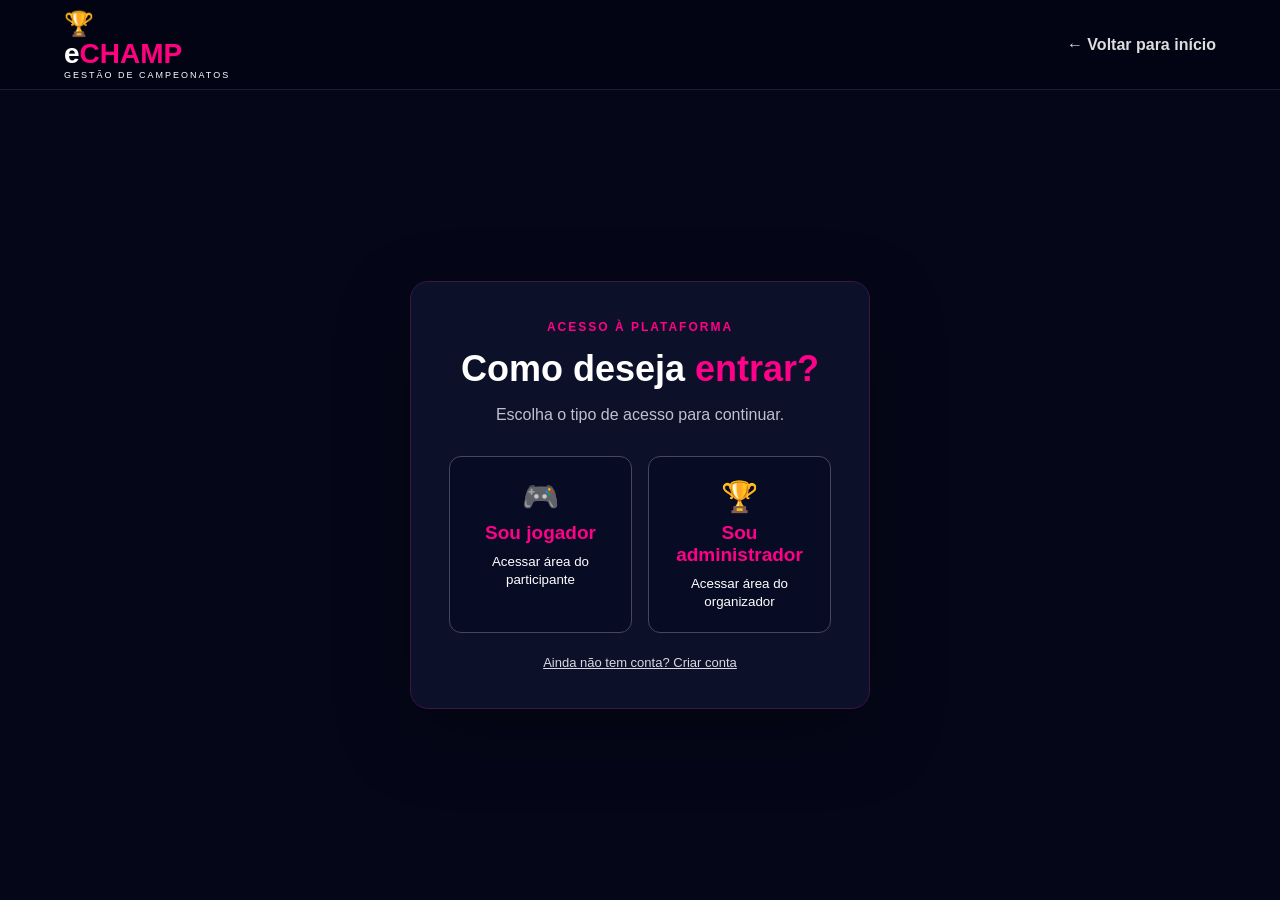
<file: area-restrita.html>
<!DOCTYPE html>
<html lang="pt-BR">
<head>
    <meta charset="UTF-8">
    <meta name="viewport" content="width=device-width, initial-scale=1.0">
    <title>Área Restrita | eChamp</title>
    <link rel="stylesheet" href="area-restrita.css">
</head>
<body>
    <header class="header-restrita">
        <a href="index.html" class="logo">🏆 <strong>e<span>CHAMP</span></strong><small>GESTÃO DE CAMPEONATOS</small></a>
        <button id="logout">Sair</button>
    </header>

    <main class="restrita-container">
        <section class="welcome">
            <span class="eyebrow">ÁREA RESTRITA</span>
            <h1>Bem-vindo, <span id="nomeUsuario">usuário</span>!</h1>
            <p>Esta área representa o espaço disponível para usuários autenticados.</p>
        </section>

        <section class="perfil-card">
            <div>
                <span class="label">Perfil de demonstração</span>
                <h2>Administrador</h2>
            </div>
            <span class="status">Acesso autorizado</span>
        </section>

        <section class="acessos">
            <article><strong>👥 Times e jogadores</strong><p>Gerenciar participantes cadastrados.</p></article>
            <article><strong>🏆 Campeonatos</strong><p>Criar e acompanhar competições.</p></article>
            <article><strong>⚡ Confrontos</strong><p>Organizar partidas e confrontos.</p></article>
            <article><strong>📊 Resultados</strong><p>Registrar e consultar resultados.</p></article>
        </section>

        <p class="aviso">Demonstração acadêmica: o controle de acesso é feito somente no front-end e não substitui uma autenticação real com backend.</p>
    </main>

    <script>
        const usuario = sessionStorage.getItem("echampUsuario");
        if (!usuario) {
            window.location.href = "login.html";
        } else {
            document.getElementById("nomeUsuario").textContent = usuario;
        }

        document.getElementById("logout").addEventListener("click", () => {
            sessionStorage.removeItem("echampUsuario");
            window.location.href = "login.html";
        });
    </script>
</body>
</html>
</file>
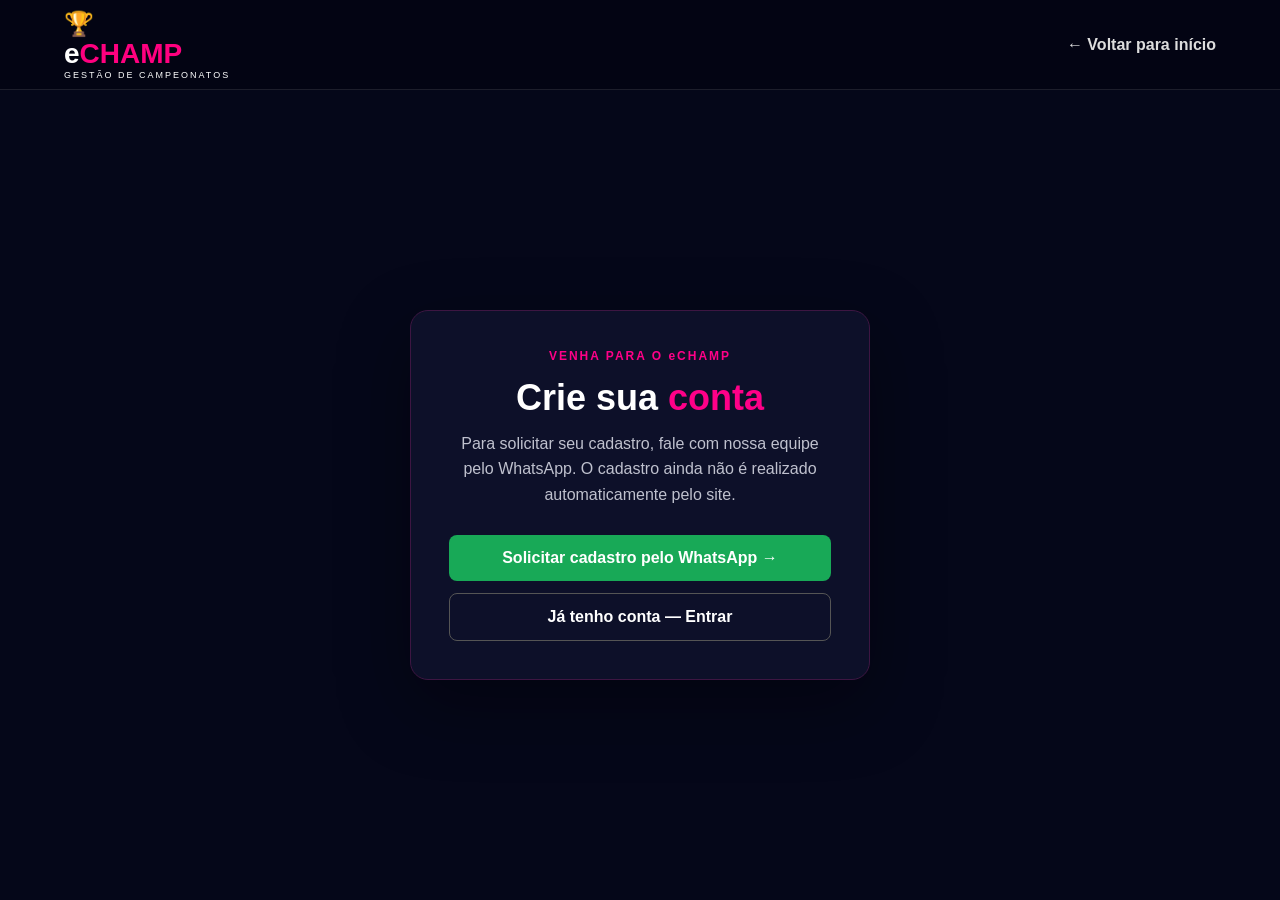
<file: cadastro.html>
<!DOCTYPE html>
<html lang="pt-BR"><head><meta charset="UTF-8"><meta name="viewport" content="width=device-width, initial-scale=1.0"><title>Criar conta | eChamp</title><link rel="stylesheet" href="login.css"><style>.cadastro-acoes{display:grid;gap:12px;margin-top:24px}.cadastro-acoes a{display:block;text-align:center;text-decoration:none;padding:14px;border-radius:8px;font-weight:bold;color:white;background:#18a957}.cadastro-acoes a.secundario{background:transparent;border:1px solid #555}</style></head>
<body><header class="header-login"><a href="index.html" class="logo">🏆 <strong>e<span>CHAMP</span></strong><small>GESTÃO DE CAMPEONATOS</small></a><a href="index.html" class="voltar">← Voltar para início</a></header>
<main class="login-container"><section class="login-card"><div class="login-heading"><span class="eyebrow">VENHA PARA O eCHAMP</span><h1>Crie sua <span>conta</span></h1><p>Para solicitar seu cadastro, fale com nossa equipe pelo WhatsApp. O cadastro ainda não é realizado automaticamente pelo site.</p></div><div class="cadastro-acoes"><a href="https://wa.me/5512996879640?text=Ol%C3%A1%2C%20eChamp!%20Quero%20criar%20uma%20conta%20na%20plataforma." target="_blank" rel="noopener">Solicitar cadastro pelo WhatsApp →</a><a class="secundario" href="login.html">Já tenho conta — Entrar</a></div></section></main></body></html>
</file>
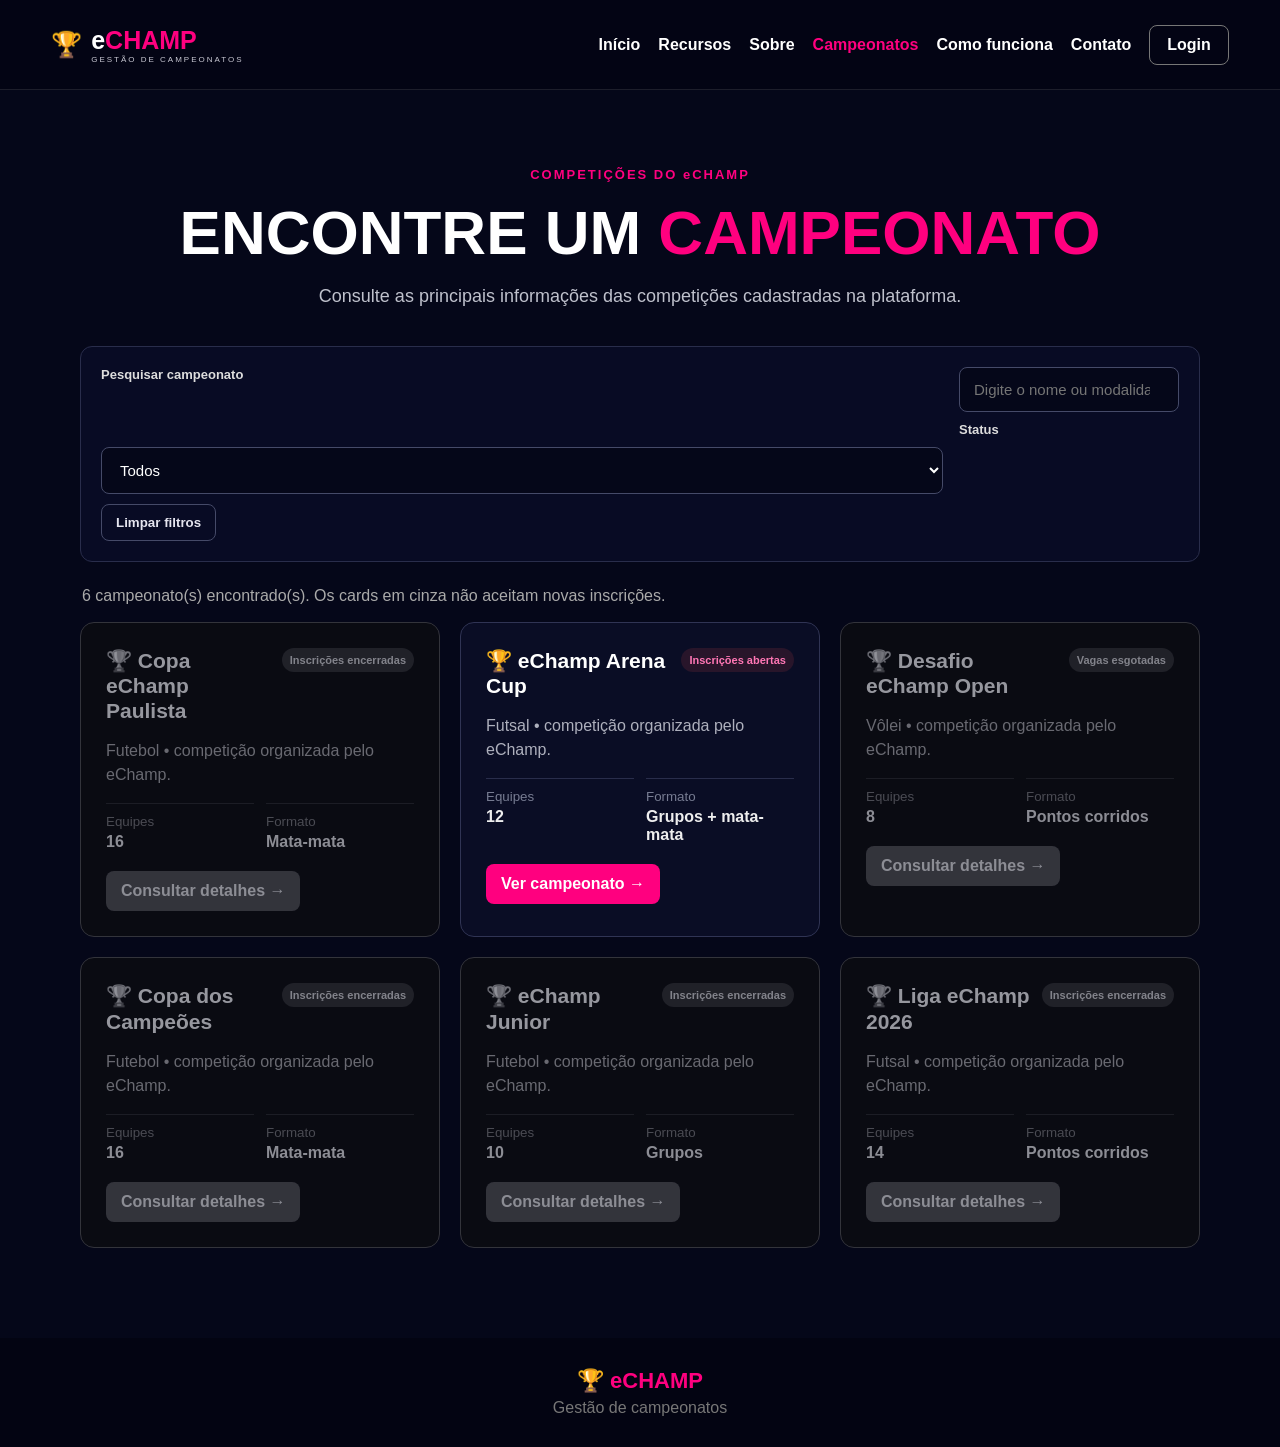
<file: campeonatos.html>
<!DOCTYPE html>
<html lang="pt-BR">
<head>
  <meta charset="UTF-8">
  <meta name="viewport" content="width=device-width, initial-scale=1.0">
  <title>Campeonatos | eChamp</title>
  <link rel="stylesheet" href="campeonatos.css">
</head>
<body>
  <header class="navbar">
    <a href="index.html" class="logo" aria-label="eChamp - início">
      <span class="trofeu">🏆</span>
      <span><strong>e<span>CHAMP</span></strong><small>GESTÃO DE CAMPEONATOS</small></span>
    </a>

    <nav>
      <a href="index.html">Início</a>
      <a href="index.html#recursos">Recursos</a>
      <a href="sobre.html">Sobre</a>
      <a href="campeonatos.html" class="ativo">Campeonatos</a>
      <a href="index.html#como-funciona">Como funciona</a>
      <a href="contato.html">Contato</a>
      <a href="login.html" class="btn-entrar">Login</a>
    </nav>
  </header>

  <main class="container">
    <section class="intro">
      <span class="eyebrow">COMPETIÇÕES DO eCHAMP</span>
      <h1>Encontre um <span>campeonato</span></h1>
      <p>Consulte as principais informações das competições cadastradas na plataforma.</p>
    </section>

    <section class="filtros" aria-label="Filtros de campeonatos">
      <label for="busca">Pesquisar campeonato</label>
      <input id="busca" type="search" placeholder="Digite o nome ou modalidade...">
      <label for="status">Status</label>
      <select id="status" aria-label="Filtrar campeonatos por status">
        <option value="todos">Todos</option>
        <option value="andamento">Em andamento</option>
        <option value="inscricoes">Inscrições abertas</option>
        <option value="encerrado">Encerrado</option>
        <option value="esgotado">Vagas esgotadas</option>
      </select>
      <button id="limparFiltros" class="limpar-filtros" type="button">Limpar filtros</button>
    </section>

    <p id="resultadoBusca" class="resultado" aria-live="polite"></p>

    <section id="listaCampeonatos" class="grid" aria-label="Lista de campeonatos"></section>

    <section id="vazio" class="vazio" hidden>
      <h2>Nenhum campeonato encontrado</h2>
      <p>Tente outro nome, modalidade ou status.</p>
    </section>
  </main>

  <footer>
    <strong>🏆 eCHAMP</strong>
    <span>Gestão de campeonatos</span>
  </footer>

  <script src="campeonatos.js"></script>
</body>
</html>
</file>
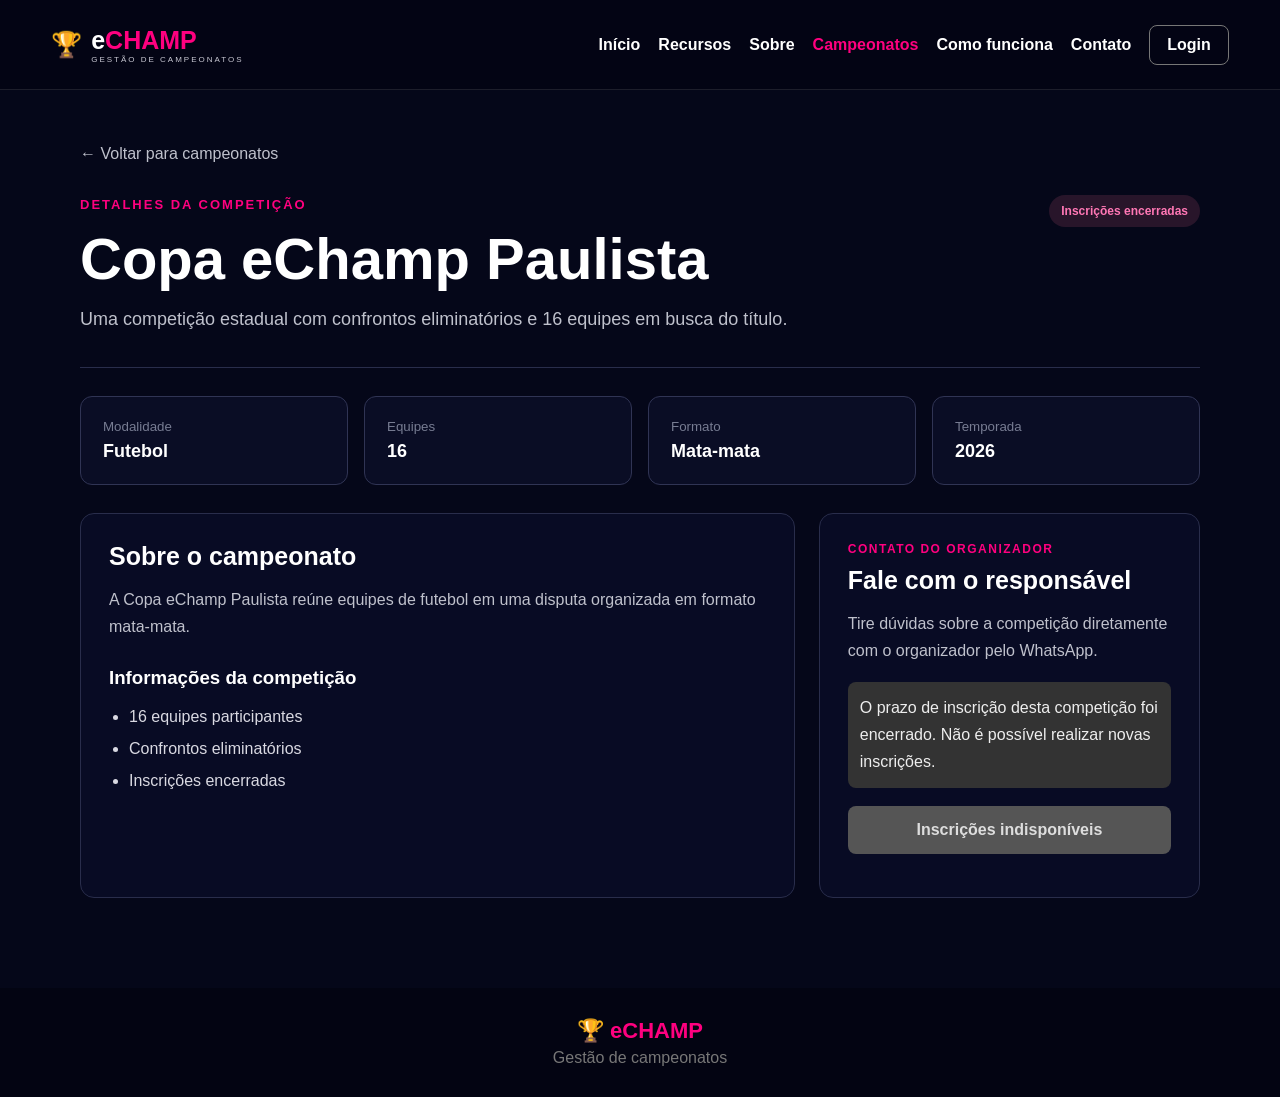
<file: detalhe-campeonato.html>
<!DOCTYPE html>
<html lang="pt-BR">
<head>
  <meta charset="UTF-8">
  <meta name="viewport" content="width=device-width, initial-scale=1.0">
  <title>Detalhes do Campeonato | eChamp</title>
  <link rel="stylesheet" href="detalhe-campeonato.css">
</head>
<body>
  <header class="navbar">
    <a href="index.html" class="logo"><span class="trofeu">🏆</span><span><strong>e<span>CHAMP</span></strong><small>GESTÃO DE CAMPEONATOS</small></span></a>
    <nav>
      <a href="index.html">Início</a><a href="index.html#recursos">Recursos</a><a href="sobre.html">Sobre</a>
      <a href="campeonatos.html" class="ativo">Campeonatos</a><a href="index.html#como-funciona">Como funciona</a>
      <a href="contato.html">Contato</a><a href="login.html" class="btn-entrar">Login</a>
    </nav>
  </header>

  <main class="container">
    <a class="voltar" href="campeonatos.html">← Voltar para campeonatos</a>
    <section class="hero-detalhe">
      <div>
        <span class="eyebrow">DETALHES DA COMPETIÇÃO</span>
        <h1 id="nome">Campeonato</h1>
        <p id="descricao" class="descricao"></p>
      </div>
      <span id="status" class="status"></span>
    </section>

    <section class="painel">
      <div class="info"><small>Modalidade</small><strong id="modalidade"></strong></div>
      <div class="info"><small>Equipes</small><strong id="equipes"></strong></div>
      <div class="info"><small>Formato</small><strong id="formato"></strong></div>
      <div class="info"><small>Temporada</small><strong id="temporada"></strong></div>
    </section>

    <section class="conteudo">
      <article class="bloco">
        <h2>Sobre o campeonato</h2>
        <p id="sobre"></p>
        <h3>Informações da competição</h3>
        <ul id="informacoes"></ul>
      </article>
      <aside class="cta-box">
        <span>CONTATO DO ORGANIZADOR</span>
        <h2>Fale com o responsável</h2>
        <p>Tire dúvidas sobre a competição diretamente com o organizador pelo WhatsApp.</p>
        <p id="avisoInscricao" class="aviso-inscricao" aria-live="polite"></p>
        <a id="acompanhar" class="botao-whatsapp" target="_blank" rel="noopener">Falar com o organizador no WhatsApp</a>
        <p id="mensagem" class="mensagem" aria-live="polite"></p>
      </aside>
    </section>
  </main>

  <footer><strong>🏆 eCHAMP</strong><span>Gestão de campeonatos</span></footer>
  <script src="detalhe-campeonato.js"></script>
</body>
</html>
</file>
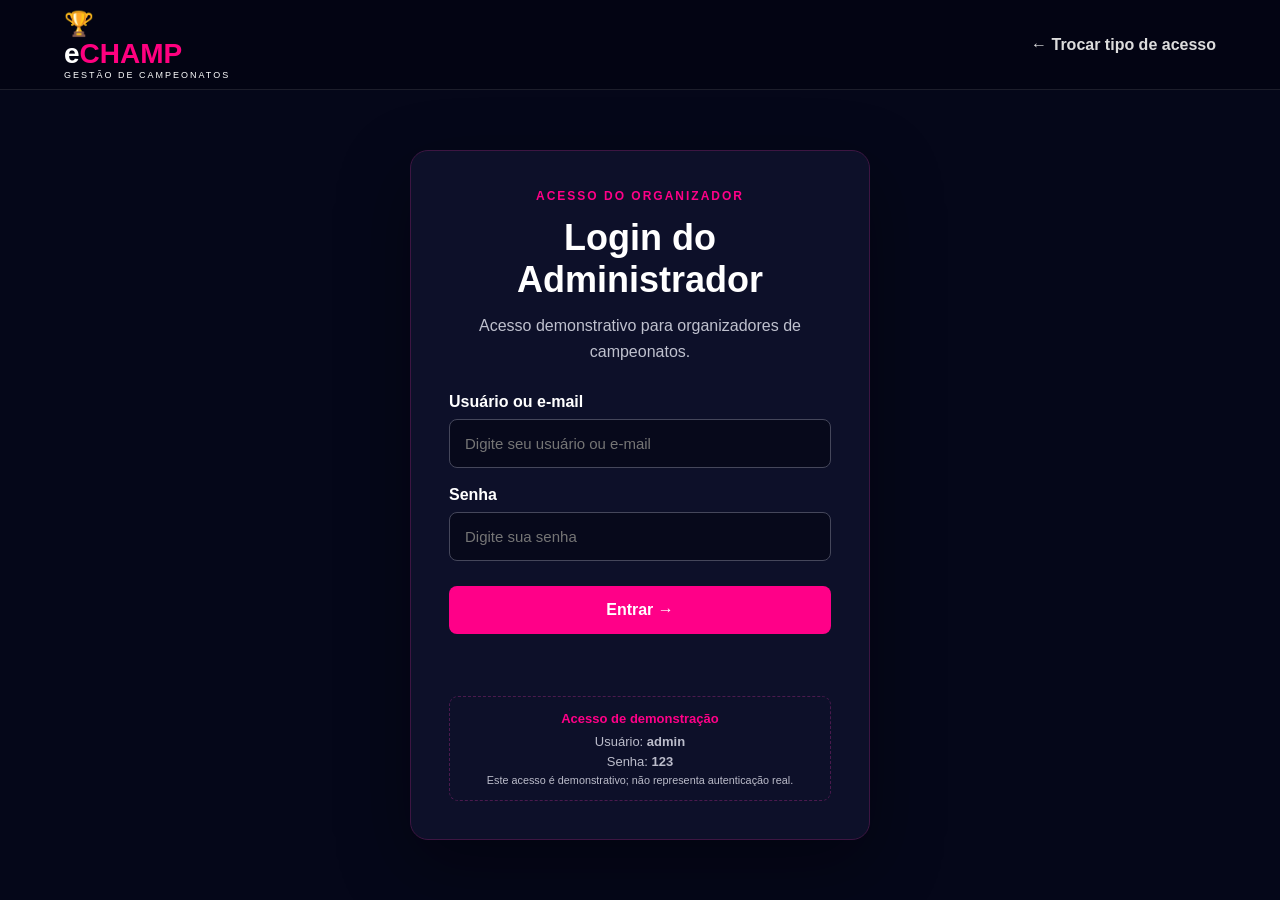
<file: login-admin.html>
<!DOCTYPE html>
<html lang="pt-BR"><head><meta charset="UTF-8"><meta name="viewport" content="width=device-width, initial-scale=1.0"><title>Login do Administrador | eChamp</title><link rel="stylesheet" href="login.css"></head>
<body><header class="header-login"><a href="index.html" class="logo">🏆 <strong>e<span>CHAMP</span></strong><small>GESTÃO DE CAMPEONATOS</small></a><a href="login.html" class="voltar">← Trocar tipo de acesso</a></header>
<main class="login-container"><section class="login-card"><div class="login-heading"><span class="eyebrow">ACESSO DO ORGANIZADOR</span><h1>Login do Administrador</h1><p>Acesso demonstrativo para organizadores de campeonatos.</p></div>
<form id="formLogin" data-role="admin" novalidate><label for="usuario">Usuário ou e-mail</label><input type="text" id="usuario" name="usuario" placeholder="Digite seu usuário ou e-mail" autocomplete="username" required><label for="senha">Senha</label><input type="password" id="senha" name="senha" placeholder="Digite sua senha" autocomplete="current-password" required><button type="submit">Entrar →</button><p id="mensagemLogin" class="mensagem" role="alert"></p></form>
<div class="demo-box"><strong>Acesso de demonstração</strong><span>Usuário: <b>admin</b></span><span>Senha: <b>123</b></span><small>Este acesso é demonstrativo; não representa autenticação real.</small></div></section></main><script src="login.js"></script></body></html>
</file>
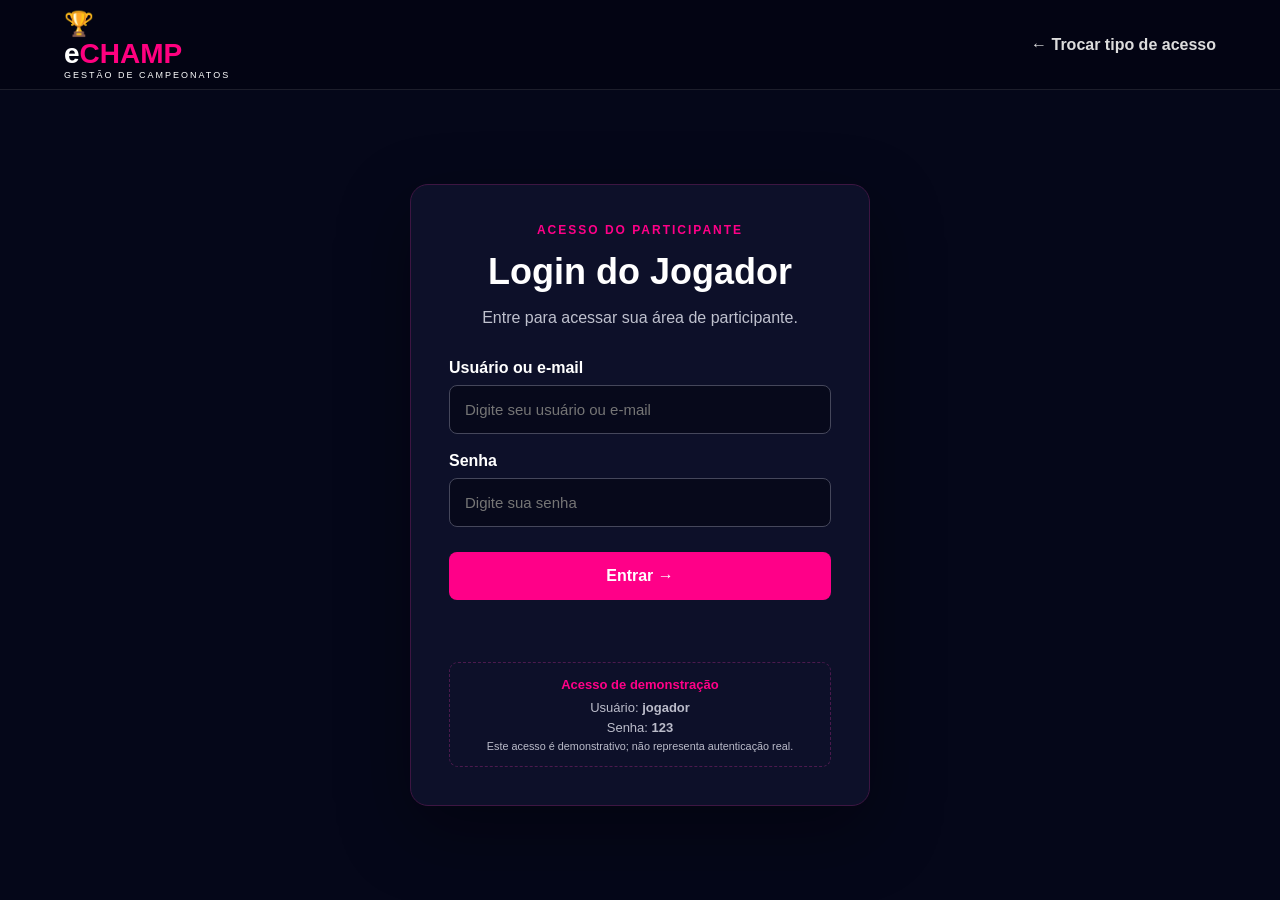
<file: login-jogador.html>
<!DOCTYPE html>
<html lang="pt-BR"><head><meta charset="UTF-8"><meta name="viewport" content="width=device-width, initial-scale=1.0"><title>Login do Jogador | eChamp</title><link rel="stylesheet" href="login.css"></head>
<body><header class="header-login"><a href="index.html" class="logo">🏆 <strong>e<span>CHAMP</span></strong><small>GESTÃO DE CAMPEONATOS</small></a><a href="login.html" class="voltar">← Trocar tipo de acesso</a></header>
<main class="login-container"><section class="login-card"><div class="login-heading"><span class="eyebrow">ACESSO DO PARTICIPANTE</span><h1>Login do Jogador</h1><p>Entre para acessar sua área de participante.</p></div>
<form id="formLogin" data-role="jogador" novalidate><label for="usuario">Usuário ou e-mail</label><input type="text" id="usuario" name="usuario" placeholder="Digite seu usuário ou e-mail" autocomplete="username" required><label for="senha">Senha</label><input type="password" id="senha" name="senha" placeholder="Digite sua senha" autocomplete="current-password" required><button type="submit">Entrar →</button><p id="mensagemLogin" class="mensagem" role="alert"></p></form>
<div class="demo-box"><strong>Acesso de demonstração</strong><span>Usuário: <b>jogador</b></span><span>Senha: <b>123</b></span><small>Este acesso é demonstrativo; não representa autenticação real.</small></div></section></main><script src="login.js"></script></body></html>
</file>
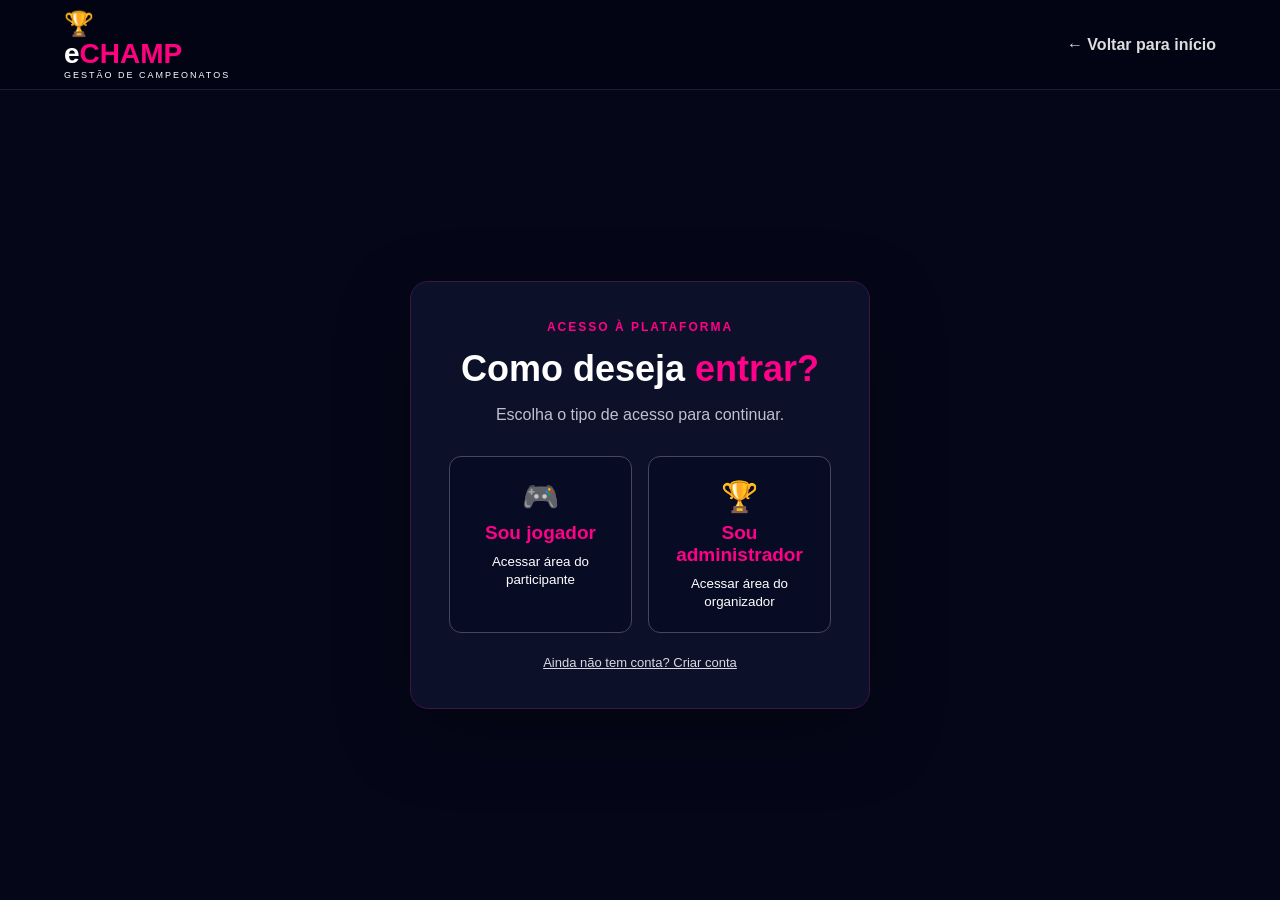
<file: login.html>
<!DOCTYPE html>
<html lang="pt-BR">
<head>
<meta charset="UTF-8"><meta name="viewport" content="width=device-width, initial-scale=1.0">
<title>Escolha seu acesso | eChamp</title><link rel="stylesheet" href="login.css">
<style>.opcoes-acesso{display:grid;grid-template-columns:1fr 1fr;gap:16px;margin-top:26px}.opcao-acesso{display:block;padding:22px 16px;border:1px solid #45475b;border-radius:12px;text-decoration:none;color:#fff;text-align:center;background:#080b24}.opcao-acesso:hover{border-color:#ff0088;transform:translateY(-2px)}.opcao-acesso strong{display:block;color:#ff0088;font-size:19px;margin:8px 0}.opcao-acesso span{font-size:30px}@media(max-width:520px){.opcoes-acesso{grid-template-columns:1fr}}</style>
</head><body>
<header class="header-login"><a href="index.html" class="logo">🏆 <strong>e<span>CHAMP</span></strong><small>GESTÃO DE CAMPEONATOS</small></a><a href="index.html" class="voltar">← Voltar para início</a></header>
<main class="login-container"><section class="login-card"><div class="login-heading"><span class="eyebrow">ACESSO À PLATAFORMA</span><h1>Como deseja <span>entrar?</span></h1><p>Escolha o tipo de acesso para continuar.</p></div>
<div class="opcoes-acesso"><a class="opcao-acesso" href="login-jogador.html"><span>🎮</span><strong>Sou jogador</strong><small>Acessar área do participante</small></a><a class="opcao-acesso" href="login-admin.html"><span>🏆</span><strong>Sou administrador</strong><small>Acessar área do organizador</small></a></div>
<div class="login-help"><a href="cadastro.html">Ainda não tem conta? Criar conta</a></div></section></main></body></html>
</file>
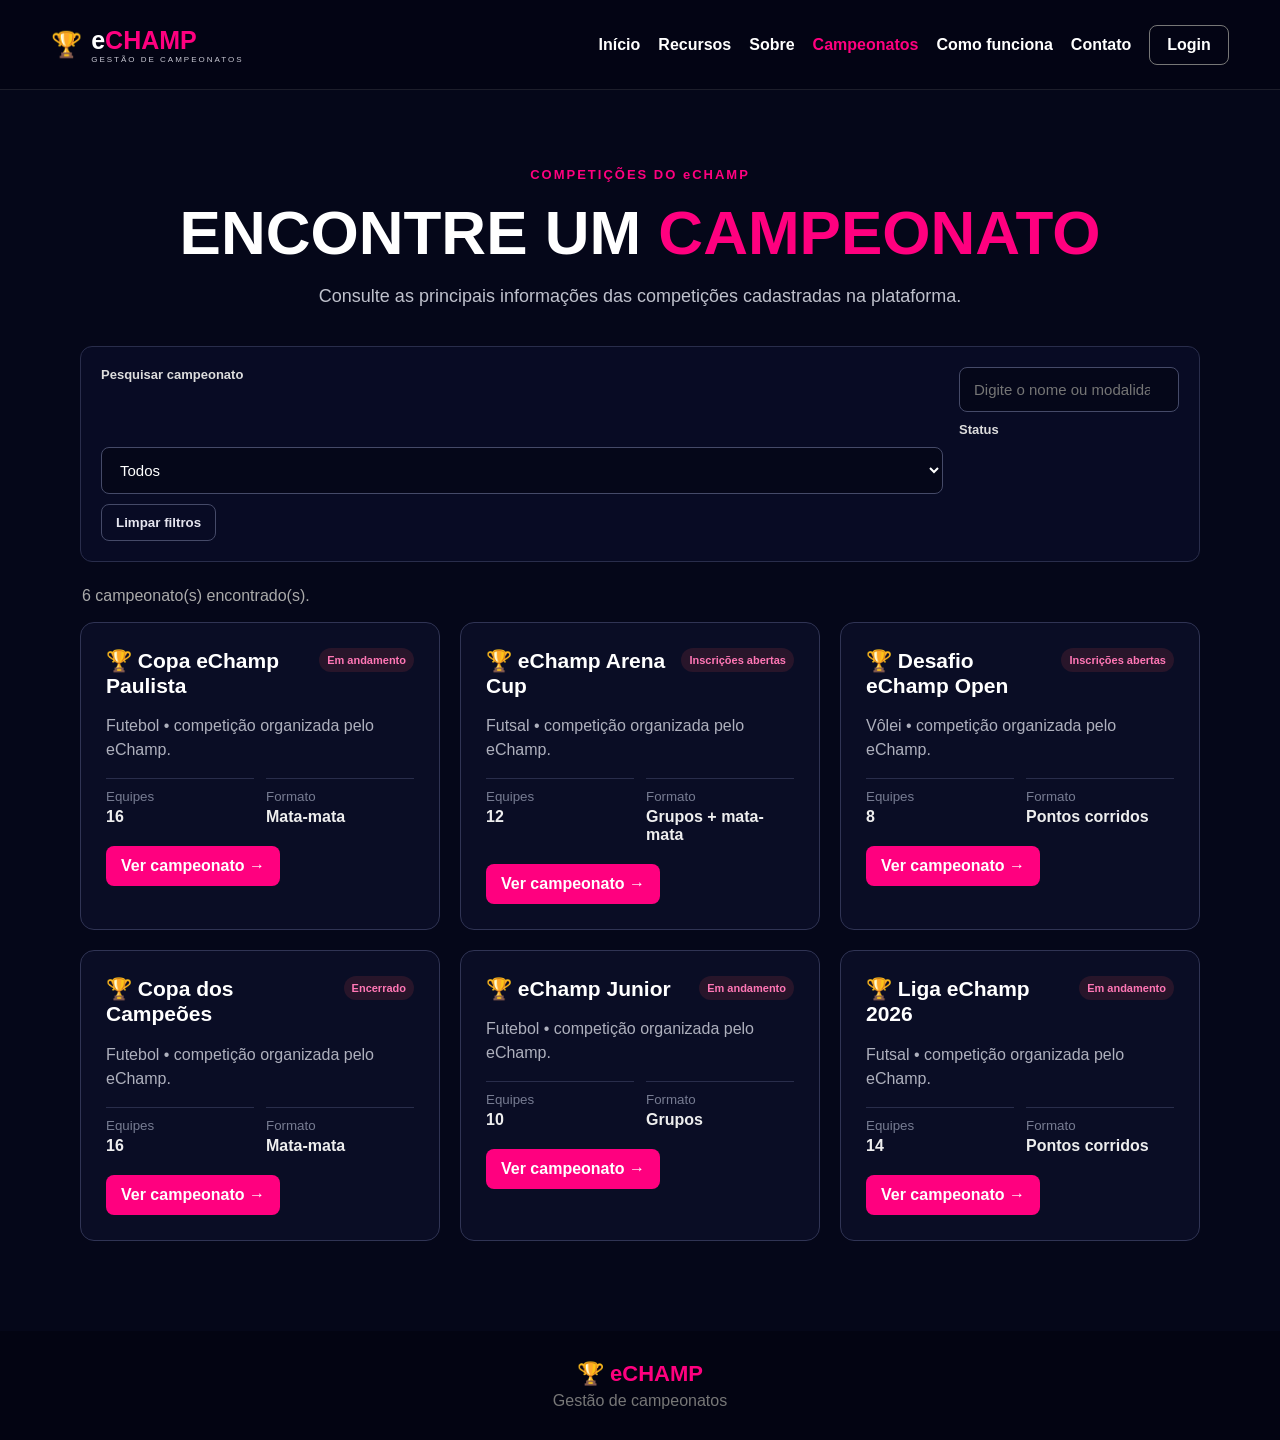
<file: s13_work/campeonatos.html>
<!DOCTYPE html>
<html lang="pt-BR">
<head>
  <meta charset="UTF-8">
  <meta name="viewport" content="width=device-width, initial-scale=1.0">
  <title>Campeonatos | eChamp</title>
  <link rel="stylesheet" href="campeonatos.css">
</head>
<body>
  <header class="navbar">
    <a href="index.html" class="logo" aria-label="eChamp - início">
      <span class="trofeu">🏆</span>
      <span><strong>e<span>CHAMP</span></strong><small>GESTÃO DE CAMPEONATOS</small></span>
    </a>

    <nav>
      <a href="index.html">Início</a>
      <a href="index.html#recursos">Recursos</a>
      <a href="sobre.html">Sobre</a>
      <a href="campeonatos.html" class="ativo">Campeonatos</a>
      <a href="index.html#como-funciona">Como funciona</a>
      <a href="contato.html">Contato</a>
      <a href="login.html" class="btn-entrar">Login</a>
    </nav>
  </header>

  <main class="container">
    <section class="intro">
      <span class="eyebrow">COMPETIÇÕES DO eCHAMP</span>
      <h1>Encontre um <span>campeonato</span></h1>
      <p>Consulte as principais informações das competições cadastradas na plataforma.</p>
    </section>

    <section class="filtros" aria-label="Filtros de campeonatos">
      <label for="busca">Pesquisar campeonato</label>
      <input id="busca" type="search" placeholder="Digite o nome ou modalidade...">
      <label for="status">Status</label>
      <select id="status" aria-label="Filtrar campeonatos por status">
        <option value="todos">Todos</option>
        <option value="andamento">Em andamento</option>
        <option value="inscricoes">Inscrições abertas</option>
        <option value="encerrado">Encerrado</option>
      </select>
      <button id="limparFiltros" class="limpar-filtros" type="button">Limpar filtros</button>
    </section>

    <p id="resultadoBusca" class="resultado" aria-live="polite"></p>

    <section id="listaCampeonatos" class="grid" aria-label="Lista de campeonatos"></section>

    <section id="vazio" class="vazio" hidden>
      <h2>Nenhum campeonato encontrado</h2>
      <p>Tente outro nome, modalidade ou status.</p>
    </section>
  </main>

  <footer>
    <strong>🏆 eCHAMP</strong>
    <span>Gestão de campeonatos</span>
  </footer>

  <script src="campeonatos.js"></script>
</body>
</html>
</file>
<file: area-restrita.css>
* { margin: 0; padding: 0; box-sizing: border-box; }
body { min-height: 100vh; font-family: Arial, Helvetica, sans-serif; background: #050719; color: #fff; }
.header-restrita { min-height: 90px; padding: 0 5%; display:flex; align-items:center; justify-content:space-between; background:#040514; border-bottom:1px solid rgba(255,255,255,.1); }
.logo { display:flex; flex-direction:column; color:#fff; text-decoration:none; font-size:24px; }
.logo strong { font-size:28px; } .logo strong span { color:#ff007f; } .logo small { font-size:9px; letter-spacing:2px; }
#logout { padding:12px 24px; border:1px solid #707183; border-radius:8px; background:transparent; color:#fff; font-weight:bold; cursor:pointer; }
#logout:hover { border-color:#ff0088; color:#ff0088; }
.restrita-container { width:min(1050px,90%); margin:70px auto; }
.welcome { margin-bottom:35px; } .eyebrow { color:#ff0088; font-weight:bold; letter-spacing:2px; font-size:12px; } h1 { font-size:clamp(38px,5vw,58px); margin:12px 0; } h1 span { color:#ff0088; } .welcome p { color:#bfc1ce; line-height:1.6; }
.perfil-card { padding:25px; display:flex; align-items:center; justify-content:space-between; gap:20px; background:#0d1029; border:1px solid #3d1642; border-radius:14px; margin-bottom:25px; }
.label { color:#aeb0bd; font-size:13px; } .perfil-card h2 { margin-top:5px; } .status { color:#6ff0b1; font-weight:bold; font-size:14px; }
.acessos { display:grid; grid-template-columns:repeat(4,1fr); gap:18px; } .acessos article { padding:24px; background:#0d1029; border:1px solid #23264a; border-radius:12px; } .acessos strong { display:block; margin-bottom:10px; } .acessos p { color:#bfc1ce; line-height:1.5; font-size:14px; }
.aviso { margin-top:30px; padding:16px; border-left:3px solid #ff0088; background:#0a0c20; color:#aaa; line-height:1.5; font-size:13px; }
@media(max-width:800px){ .acessos{grid-template-columns:1fr 1fr;} .perfil-card{align-items:flex-start; flex-direction:column;} }
@media(max-width:500px){ .header-restrita{padding:15px 6%;} .acessos{grid-template-columns:1fr;} .restrita-container{margin-top:45px;} }
</file>
<file: login.css>
* {
    margin: 0;
    padding: 0;
    box-sizing: border-box;
}

body {
    min-height: 100vh;
    font-family: Arial, Helvetica, sans-serif;
    background: #050719;
    color: #fff;
}

.header-login {
    min-height: 90px;
    padding: 0 5%;
    display: flex;
    align-items: center;
    justify-content: space-between;
    border-bottom: 1px solid rgba(255, 255, 255, .1);
    background: rgba(4, 5, 20, .95);
}

.logo {
    display: flex;
    flex-direction: column;
    color: #fff;
    text-decoration: none;
    font-size: 24px;
}

.logo strong {
    font-size: 28px;
}

.logo strong span {
    color: #ff007f;
}

.logo small {
    font-size: 9px;
    letter-spacing: 2px;
}

.voltar {
    color: #ddd;
    text-decoration: none;
    font-weight: bold;
}

.voltar:hover {
    color: #ff007f;
}

.login-container {
    min-height: calc(100vh - 90px);
    display: flex;
    justify-content: center;
    align-items: center;
    padding: 50px 20px;
}

.login-card {
    width: min(460px, 100%);
    padding: 38px;
    background: #0d1029;
    border: 1px solid #3d1642;
    border-radius: 18px;
    box-shadow: 0 25px 70px rgba(0, 0, 0, .35);
}

.login-heading {
    text-align: center;
    margin-bottom: 28px;
}

.eyebrow {
    display: block;
    margin-bottom: 14px;
    color: #ff0088;
    font-size: 12px;
    font-weight: bold;
    letter-spacing: 2px;
}

h1 {
    font-size: 36px;
    margin-bottom: 12px;
}

h1 span {
    color: #ff0088;
}

.login-heading p {
    color: #bfc1ce;
    line-height: 1.6;
}

label {
    display: block;
    margin: 18px 0 8px;
    font-weight: bold;
}

input {
    width: 100%;
    padding: 15px;
    border: 1px solid #45475b;
    border-radius: 8px;
    background: #07091b;
    color: #fff;
    font-size: 15px;
    outline: none;
}

input:focus {
    border-color: #ff0088;
}

button {
    width: 100%;
    margin-top: 25px;
    padding: 15px;
    border: none;
    border-radius: 8px;
    background: #ff0088;
    color: #fff;
    font-size: 16px;
    font-weight: bold;
    cursor: pointer;
}

button:hover {
    opacity: .9;
}

.mensagem {
    min-height: 22px;
    margin-top: 15px;
    text-align: center;
    font-weight: bold;
}

.mensagem.erro {
    color: #ff7b91;
}

.mensagem.sucesso {
    color: #6ff0b1;
}

.login-help {
    display: flex;
    justify-content: center;
    flex-wrap: wrap;
    gap: 8px;
    margin-top: 22px;
    font-size: 13px;
}

.login-help a {
    color: #d8d9e2;
}

.login-help a:hover {
    color: #ff0088;
}

.demo-box {
    margin-top: 25px;
    padding: 14px;
    border: 1px dashed #4b1a4e;
    border-radius: 9px;
    display: flex;
    flex-direction: column;
    gap: 5px;
    color: #bbbcca;
    font-size: 13px;
    text-align: center;
}

.demo-box strong {
    color: #ff0088;
    margin-bottom: 3px;
}

@media (max-width: 600px) {
    .header-login {
        padding: 15px 6%;
        gap: 15px;
    }

    .voltar {
        font-size: 13px;
    }

    .login-card {
        padding: 28px 22px;
    }
}
</file>
<file: campeonatos.css>
* {
  box-sizing: border-box;
  margin: 0;
  padding: 0;
}

html { scroll-behavior: smooth; }

body {
  font-family: Arial, Helvetica, sans-serif;
  background: #050719;
  color: #fff;
  min-height: 100vh;
}

.navbar {
  min-height: 90px;
  padding: 16px 4%;
  display: flex;
  align-items: center;
  justify-content: space-between;
  gap: 25px;
  background: rgba(4, 5, 20, .96);
  border-bottom: 1px solid rgba(255,255,255,.1);
  position: sticky;
  top: 0;
  z-index: 10;
}

.logo {
  display: flex;
  align-items: center;
  gap: 9px;
  color: #fff;
  text-decoration: none;
}

.trofeu { font-size: 25px; }

.logo strong {
  display: block;
  font-size: 25px;
}

.logo strong span, .eyebrow, h1 span { color: #ff007f; }

.logo small {
  display: block;
  font-size: 8px;
  letter-spacing: 2px;
  color: #c9c9d4;
}

nav {
  display: flex;
  align-items: center;
  flex-wrap: wrap;
  justify-content: center;
  gap: 18px;
}

nav a {
  color: #fff;
  text-decoration: none;
  font-weight: bold;
  transition: .2s;
}

nav a:hover, nav a.ativo { color: #ff007f; }

.btn-entrar {
  border: 1px solid #777;
  padding: 10px 17px;
  border-radius: 8px;
}

.container {
  width: min(1120px, 90%);
  margin: 0 auto;
  padding: 75px 0 90px;
}

.intro { text-align: center; margin-bottom: 35px; }

.eyebrow {
  font-size: 13px;
  letter-spacing: 2px;
  font-weight: bold;
}

h1 {
  font-size: clamp(38px, 5vw, 62px);
  margin: 14px 0;
  text-transform: uppercase;
}

.intro p {
  color: #bfc1cc;
  font-size: 18px;
  line-height: 1.6;
}

.filtros {
  display: grid;
  grid-template-columns: 1fr 220px;
  gap: 10px 16px;
  margin-bottom: 25px;
  padding: 20px;
  border: 1px solid #292d4b;
  border-radius: 12px;
  background: #080b24;
}

.filtros label { font-size: 13px; font-weight: bold; color: #ddd; }

.limpar-filtros { grid-column: 1 / -1; justify-self: start; border: 1px solid #454a68; border-radius: 8px; padding: 10px 14px; background: transparent; color: #e5e5ef; font-weight: bold; cursor: pointer; transition: .2s; }
.limpar-filtros:hover, .limpar-filtros:focus-visible { border-color: #ff007f; color: #ff77b5; }
button:focus-visible, a:focus-visible, input:focus-visible, select:focus-visible { outline: 2px solid #ff77b5; outline-offset: 3px; }

.filtros label:first-child { grid-column: 1; }
.filtros label:nth-of-type(2) { grid-column: 2; }

input, select {
  width: 100%;
  padding: 13px 14px;
  border: 1px solid #454a68;
  border-radius: 8px;
  background: #050719;
  color: #fff;
  font-size: 15px;
  outline: none;
}

input:focus, select:focus { border-color: #ff007f; }

.resultado {
  color: #aaa;
  margin: 15px 2px;
  min-height: 20px;
}

.grid {
  display: grid;
  grid-template-columns: repeat(3, 1fr);
  gap: 20px;
}

.card {
  padding: 25px;
  background: #0a0d25;
  border: 1px solid #303454;
  border-radius: 14px;
  transition: .25s;
}

.card:hover {
  transform: translateY(-5px);
  border-color: #ff007f;
}

.card-top {
  display: flex;
  justify-content: space-between;
  gap: 10px;
  align-items: flex-start;
}

.card h2 {
  font-size: 21px;
  line-height: 1.2;
}

.status {
  white-space: nowrap;
  font-size: 11px;
  font-weight: bold;
  padding: 6px 8px;
  border-radius: 999px;
  background: #28152a;
  color: #ff77b5;
}

.card p {
  color: #aeb0bd;
  line-height: 1.5;
  margin: 16px 0;
}

.dados {
  display: grid;
  grid-template-columns: 1fr 1fr;
  gap: 12px;
  margin-bottom: 20px;
}

.dado {
  border-top: 1px solid #292d4b;
  padding-top: 10px;
}

.dado small {
  display: block;
  color: #777c92;
  margin-bottom: 4px;
}

.dado strong { color: #eee; }

.ver {
  display: inline-block;
  text-decoration: none;
  color: #fff;
  background: #ff007f;
  padding: 11px 15px;
  border-radius: 8px;
  font-weight: bold;
}

.vazio {
  text-align: center;
  padding: 60px 20px;
  border: 1px dashed #454a68;
  border-radius: 12px;
  color: #aaa;
}

footer {
  padding: 30px 8%;
  background: #030412;
  text-align: center;
  color: #777;
}

footer strong {
  display: block;
  color: #ff007f;
  font-size: 22px;
  margin-bottom: 5px;
}

@media (max-width: 900px) {
  .navbar { flex-direction: column; }
  .grid { grid-template-columns: repeat(2, 1fr); }
}

@media (max-width: 600px) {
  .grid, .filtros { grid-template-columns: 1fr; }
  .filtros label:first-child, .filtros label:nth-of-type(2), .limpar-filtros { grid-column: 1; }
  .container { padding-top: 45px; }
}

/* Campeonatos sem inscrição disponível */
.card-indisponivel { filter: grayscale(1); opacity: .58; border-color: #555; }
.card-indisponivel:hover { transform: none; border-color: #777; }
.status-fechado { background: #343434; color: #ddd; }
.ver-indisponivel { background: #555; color: #eee; }
.ver-indisponivel:hover { background: #444; }
</file>
<file: detalhe-campeonato.css>
*{box-sizing:border-box;margin:0;padding:0}html{scroll-behavior:smooth}body{font-family:Arial,Helvetica,sans-serif;background:#050719;color:#fff;min-height:100vh}.navbar{min-height:90px;padding:16px 4%;display:flex;align-items:center;justify-content:space-between;gap:25px;background:rgba(4,5,20,.96);border-bottom:1px solid rgba(255,255,255,.1);position:sticky;top:0;z-index:10}.logo{display:flex;align-items:center;gap:9px;color:#fff;text-decoration:none}.trofeu{font-size:25px}.logo strong{display:block;font-size:25px}.logo strong span,.eyebrow{color:#ff007f}.logo small{display:block;font-size:8px;letter-spacing:2px;color:#c9c9d4}nav{display:flex;align-items:center;flex-wrap:wrap;justify-content:center;gap:18px}nav a{color:#fff;text-decoration:none;font-weight:bold;transition:.2s}nav a:hover,nav a.ativo{color:#ff007f}.btn-entrar{border:1px solid #777;padding:10px 17px;border-radius:8px}.container{width:min(1120px,90%);margin:0 auto;padding:55px 0 90px}.voltar{display:inline-block;color:#bfc1cc;text-decoration:none;margin-bottom:32px}.voltar:hover{color:#ff007f}.hero-detalhe{display:flex;justify-content:space-between;align-items:flex-start;gap:30px;padding-bottom:32px;border-bottom:1px solid #292d4b}.eyebrow{font-size:13px;letter-spacing:2px;font-weight:bold}.hero-detalhe h1{font-size:clamp(36px,5vw,58px);margin:12px 0}.descricao{color:#bfc1cc;line-height:1.7;font-size:18px;max-width:760px}.status{white-space:nowrap;font-size:12px;font-weight:bold;padding:9px 12px;border-radius:999px;background:#28152a;color:#ff77b5}.painel{display:grid;grid-template-columns:repeat(4,1fr);gap:16px;margin:28px 0}.info{background:#0a0d25;border:1px solid #303454;border-radius:12px;padding:22px}.info small{display:block;color:#777c92;margin-bottom:7px}.info strong{font-size:18px}.conteudo{display:grid;grid-template-columns:1.5fr .8fr;gap:24px}.bloco,.cta-box{background:#080b24;border:1px solid #292d4b;border-radius:14px;padding:28px}.bloco h2,.cta-box h2{font-size:25px;margin-bottom:15px}.bloco p,.cta-box p{color:#bfc1cc;line-height:1.7}.bloco h3{margin:27px 0 12px}.bloco ul{padding-left:20px;color:#d9d9e2;line-height:2}.cta-box span{display:block;color:#ff007f;font-size:12px;font-weight:bold;letter-spacing:1.5px;margin-bottom:10px}.cta-box button{width:100%;margin-top:24px;border:0;border-radius:9px;padding:14px;background:#ff007f;color:#fff;font-weight:bold;font-size:15px;cursor:pointer}.cta-box button:hover{filter:brightness(1.08)}.mensagem{margin-top:15px!important;color:#79e2ad!important;font-weight:bold}footer{padding:30px 8%;background:#030412;text-align:center;color:#777}footer strong{display:block;color:#ff007f;font-size:22px;margin-bottom:5px}@media(max-width:900px){.navbar{flex-direction:column}.painel{grid-template-columns:repeat(2,1fr)}.conteudo{grid-template-columns:1fr}}@media(max-width:600px){.hero-detalhe{flex-direction:column}.painel{grid-template-columns:1fr}.container{padding-top:40px}}

.aviso-inscricao { margin: 18px 0; color: #d6d7e2; line-height: 1.5; }
.aviso-inscricao.fechado { padding: 12px; border-radius: 8px; background: #333; color: #eee; }
.botao-whatsapp { display: block; text-align: center; text-decoration: none; margin-top: 18px; padding: 15px; border-radius: 8px; background: #18a957; color: #fff; font-weight: bold; }
.botao-whatsapp:hover { background: #128747; }
.botao-desativado { background: #555; color: #ddd; pointer-events: none; cursor: not-allowed; }
</file>
<file: s13_work/campeonatos.css>
* {
  box-sizing: border-box;
  margin: 0;
  padding: 0;
}

html { scroll-behavior: smooth; }

body {
  font-family: Arial, Helvetica, sans-serif;
  background: #050719;
  color: #fff;
  min-height: 100vh;
}

.navbar {
  min-height: 90px;
  padding: 16px 4%;
  display: flex;
  align-items: center;
  justify-content: space-between;
  gap: 25px;
  background: rgba(4, 5, 20, .96);
  border-bottom: 1px solid rgba(255,255,255,.1);
  position: sticky;
  top: 0;
  z-index: 10;
}

.logo {
  display: flex;
  align-items: center;
  gap: 9px;
  color: #fff;
  text-decoration: none;
}

.trofeu { font-size: 25px; }

.logo strong {
  display: block;
  font-size: 25px;
}

.logo strong span, .eyebrow, h1 span { color: #ff007f; }

.logo small {
  display: block;
  font-size: 8px;
  letter-spacing: 2px;
  color: #c9c9d4;
}

nav {
  display: flex;
  align-items: center;
  flex-wrap: wrap;
  justify-content: center;
  gap: 18px;
}

nav a {
  color: #fff;
  text-decoration: none;
  font-weight: bold;
  transition: .2s;
}

nav a:hover, nav a.ativo { color: #ff007f; }

.btn-entrar {
  border: 1px solid #777;
  padding: 10px 17px;
  border-radius: 8px;
}

.container {
  width: min(1120px, 90%);
  margin: 0 auto;
  padding: 75px 0 90px;
}

.intro { text-align: center; margin-bottom: 35px; }

.eyebrow {
  font-size: 13px;
  letter-spacing: 2px;
  font-weight: bold;
}

h1 {
  font-size: clamp(38px, 5vw, 62px);
  margin: 14px 0;
  text-transform: uppercase;
}

.intro p {
  color: #bfc1cc;
  font-size: 18px;
  line-height: 1.6;
}

.filtros {
  display: grid;
  grid-template-columns: 1fr 220px;
  gap: 10px 16px;
  margin-bottom: 25px;
  padding: 20px;
  border: 1px solid #292d4b;
  border-radius: 12px;
  background: #080b24;
}

.filtros label { font-size: 13px; font-weight: bold; color: #ddd; }

.limpar-filtros { grid-column: 1 / -1; justify-self: start; border: 1px solid #454a68; border-radius: 8px; padding: 10px 14px; background: transparent; color: #e5e5ef; font-weight: bold; cursor: pointer; transition: .2s; }
.limpar-filtros:hover, .limpar-filtros:focus-visible { border-color: #ff007f; color: #ff77b5; }
button:focus-visible, a:focus-visible, input:focus-visible, select:focus-visible { outline: 2px solid #ff77b5; outline-offset: 3px; }

.filtros label:first-child { grid-column: 1; }
.filtros label:nth-of-type(2) { grid-column: 2; }

input, select {
  width: 100%;
  padding: 13px 14px;
  border: 1px solid #454a68;
  border-radius: 8px;
  background: #050719;
  color: #fff;
  font-size: 15px;
  outline: none;
}

input:focus, select:focus { border-color: #ff007f; }

.resultado {
  color: #aaa;
  margin: 15px 2px;
  min-height: 20px;
}

.grid {
  display: grid;
  grid-template-columns: repeat(3, 1fr);
  gap: 20px;
}

.card {
  padding: 25px;
  background: #0a0d25;
  border: 1px solid #303454;
  border-radius: 14px;
  transition: .25s;
}

.card:hover {
  transform: translateY(-5px);
  border-color: #ff007f;
}

.card-top {
  display: flex;
  justify-content: space-between;
  gap: 10px;
  align-items: flex-start;
}

.card h2 {
  font-size: 21px;
  line-height: 1.2;
}

.status {
  white-space: nowrap;
  font-size: 11px;
  font-weight: bold;
  padding: 6px 8px;
  border-radius: 999px;
  background: #28152a;
  color: #ff77b5;
}

.card p {
  color: #aeb0bd;
  line-height: 1.5;
  margin: 16px 0;
}

.dados {
  display: grid;
  grid-template-columns: 1fr 1fr;
  gap: 12px;
  margin-bottom: 20px;
}

.dado {
  border-top: 1px solid #292d4b;
  padding-top: 10px;
}

.dado small {
  display: block;
  color: #777c92;
  margin-bottom: 4px;
}

.dado strong { color: #eee; }

.ver {
  display: inline-block;
  text-decoration: none;
  color: #fff;
  background: #ff007f;
  padding: 11px 15px;
  border-radius: 8px;
  font-weight: bold;
}

.vazio {
  text-align: center;
  padding: 60px 20px;
  border: 1px dashed #454a68;
  border-radius: 12px;
  color: #aaa;
}

footer {
  padding: 30px 8%;
  background: #030412;
  text-align: center;
  color: #777;
}

footer strong {
  display: block;
  color: #ff007f;
  font-size: 22px;
  margin-bottom: 5px;
}

@media (max-width: 900px) {
  .navbar { flex-direction: column; }
  .grid { grid-template-columns: repeat(2, 1fr); }
}

@media (max-width: 600px) {
  .grid, .filtros { grid-template-columns: 1fr; }
  .filtros label:first-child, .filtros label:nth-of-type(2), .limpar-filtros { grid-column: 1; }
  .container { padding-top: 45px; }
}
</file>
